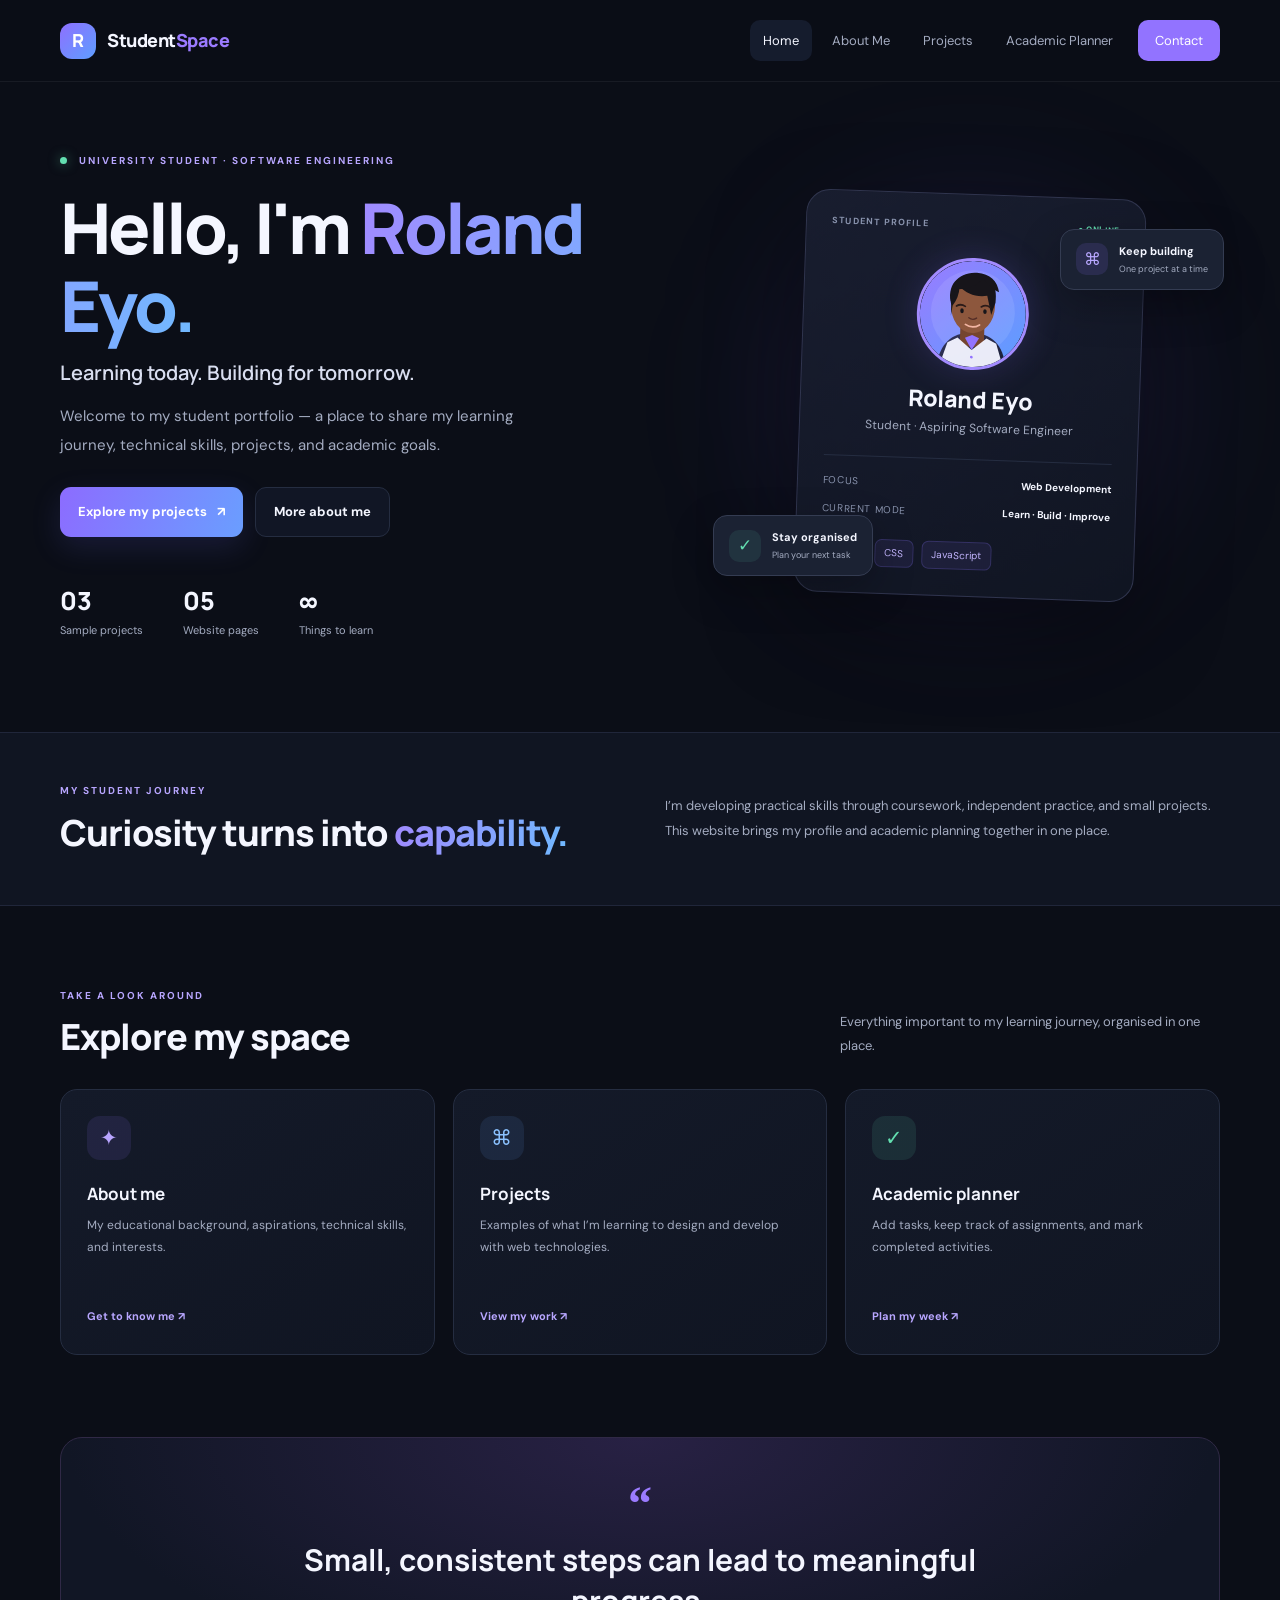
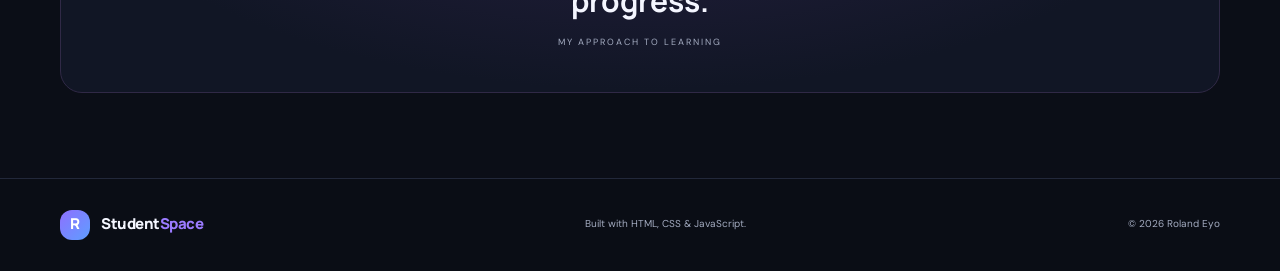
<file: index.html>
<!DOCTYPE html>
<html lang="en">
<head>
  <meta charset="UTF-8">
  <meta name="viewport" content="width=device-width, initial-scale=1.0">
  <meta name="description" content="Student portfolio and academic management website.">
  <title>Home | Student Portfolio</title>
  <link rel="stylesheet" href="style.css">
  <script src="main.js" defer></script>
</head>
<body>
  <header class="site-header">
    <a class="brand" href="index.html"><span class="brand-mark">R</span><span>Student<span class="brand-accent">Space</span></span></a>
    <button class="menu-toggle" aria-label="Open navigation" aria-expanded="false">☰</button>
    <nav class="main-nav" aria-label="Main navigation">
      <a class="active" href="index.html">Home</a><a href="about.html">About Me</a><a href="projects.html">Projects</a><a href="planner.html">Academic Planner</a><a class="nav-contact" href="contact.html">Contact</a>
    </nav>
  </header>
  <main>
    <section class="hero container">
      <div class="hero-copy">
        <p class="eyebrow"><span class="status-dot"></span> UNIVERSITY STUDENT · SOFTWARE ENGINEERING</p>
        <h1>Hello, I'm <span class="gradient-text">Roland Eyo.</span></h1>
        <h2>Learning today. Building for tomorrow.</h2>
        <p class="hero-description">Welcome to my student portfolio — a place to share my learning journey, technical skills, projects, and academic goals.</p>
        <div class="hero-actions"><a class="button button-primary" href="projects.html">Explore my projects <span aria-hidden="true">↗</span></a><a class="button button-secondary" href="about.html">More about me</a></div>
        <div class="hero-stats"><div><strong>03</strong><span>Sample projects</span></div><div><strong>05</strong><span>Website pages</span></div><div><strong>∞</strong><span>Things to learn</span></div></div>
      </div>
      <div class="hero-visual">
        <div class="visual-glow"></div>
        <div class="profile-card">
          <div class="profile-top"><span>STUDENT PROFILE</span><span class="online-pill">● ONLINE</span></div>
          <img class="profile-image" src="profile.svg" alt="Illustrated student profile avatar">
          <h3>Roland Eyo</h3><p class="profile-role">Student · Aspiring Software Engineer</p>
          <div class="profile-divider"></div>
          <div class="profile-info"><span>FOCUS</span><strong>Web Development</strong></div>
          <div class="profile-info"><span>CURRENT MODE</span><strong>Learn · Build · Improve</strong></div>
          <div class="skill-chips"><span>HTML</span><span>CSS</span><span>JavaScript</span></div>
        </div>
        <div class="floating-note note-one"><span class="note-icon">⌘</span><span><strong>Keep building</strong><small>One project at a time</small></span></div>
        <div class="floating-note note-two"><span class="note-icon note-green">✓</span><span><strong>Stay organised</strong><small>Plan your next task</small></span></div>
      </div>
    </section>
    <section class="intro-band"><div class="container intro-inner"><div><p class="eyebrow">MY STUDENT JOURNEY</p><h2>Curiosity turns into <span class="gradient-text">capability.</span></h2></div><p>I’m developing practical skills through coursework, independent practice, and small projects. This website brings my profile and academic planning together in one place.</p></div></section>
    <section class="container section-pad">
      <div class="section-heading"><div><p class="eyebrow">TAKE A LOOK AROUND</p><h2>Explore my space</h2></div><p>Everything important to my learning journey, organised in one place.</p></div>
      <div class="feature-grid">
        <a class="feature-card" href="about.html"><span class="feature-icon purple">✦</span><h3>About me</h3><p>My educational background, aspirations, technical skills, and interests.</p><span class="card-link">Get to know me ↗</span></a>
        <a class="feature-card" href="projects.html"><span class="feature-icon blue">⌘</span><h3>Projects</h3><p>Examples of what I’m learning to design and develop with web technologies.</p><span class="card-link">View my work ↗</span></a>
        <a class="feature-card" href="planner.html"><span class="feature-icon green">✓</span><h3>Academic planner</h3><p>Add tasks, keep track of assignments, and mark completed activities.</p><span class="card-link">Plan my week ↗</span></a>
      </div>
    </section>
    <section class="quote-section"><div class="container quote-box"><span class="quote-mark">“</span><blockquote>Small, consistent steps can lead to meaningful progress.</blockquote><p>MY APPROACH TO LEARNING</p></div></section>
  </main>
  <footer class="site-footer"><div class="container footer-inner"><a class="brand" href="index.html"><span class="brand-mark">R</span><span>Student<span class="brand-accent">Space</span></span></a><p>Built with HTML, CSS & JavaScript.</p><span>© <span data-year></span> Roland Eyo</span></div></footer>
</body>
</html>
</file>
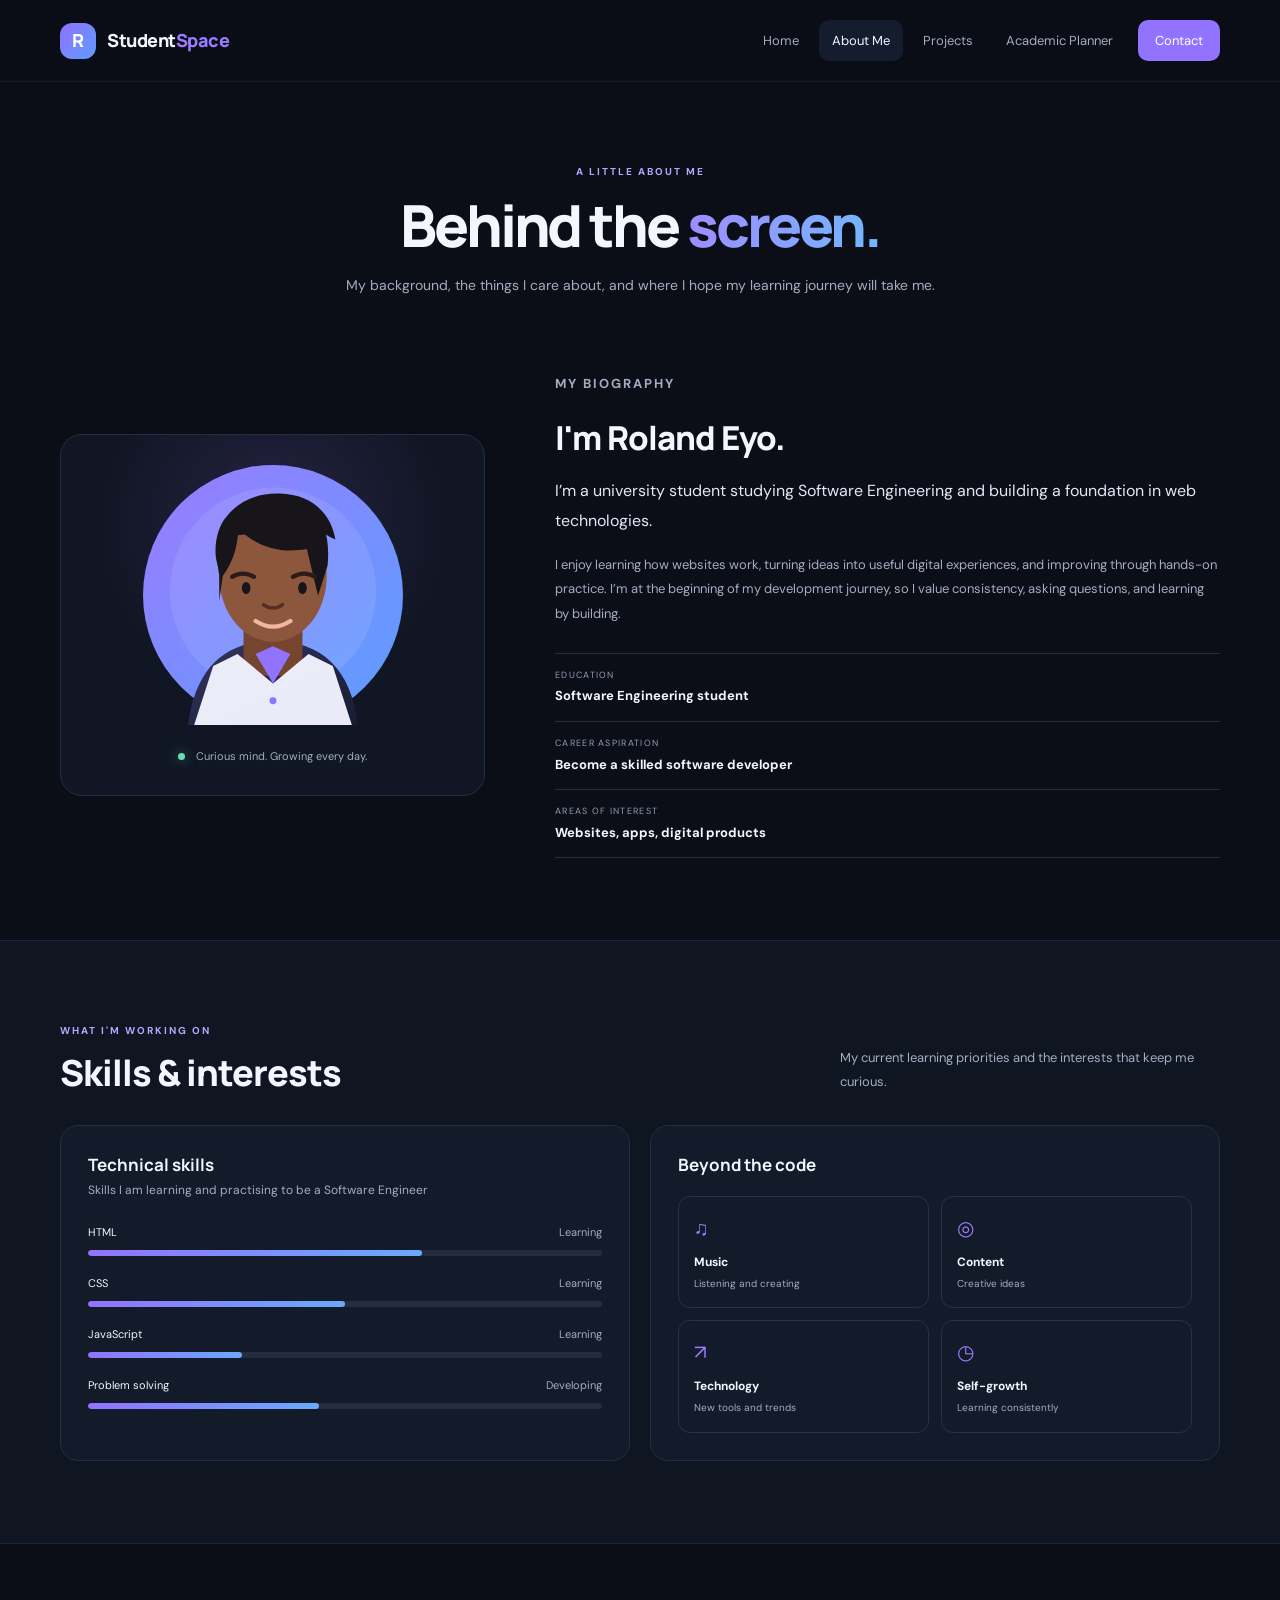
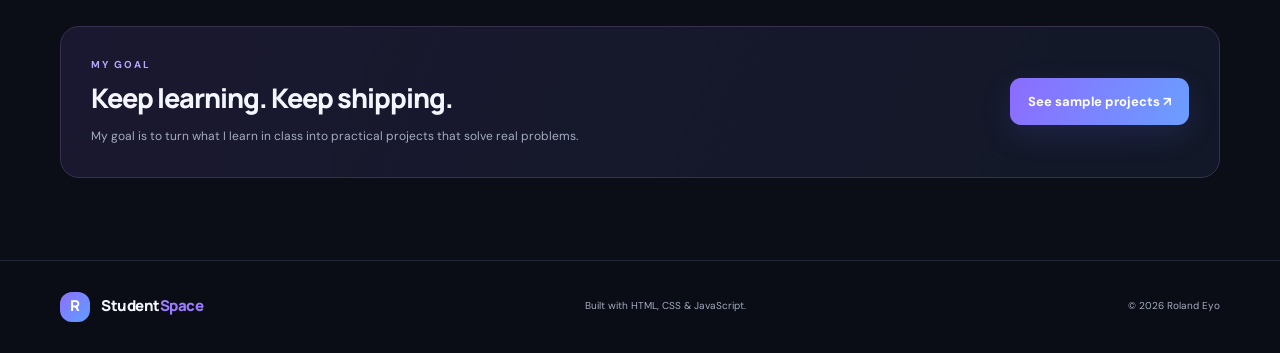
<file: about.html>
<!DOCTYPE html>
<html lang="en">
<head><meta charset="UTF-8"><meta name="viewport" content="width=device-width, initial-scale=1.0"><meta name="description" content="Learn about the student behind StudentSpace."><title>About Me | Student Portfolio</title><link rel="stylesheet" href="style.css"><script src="main.js" defer></script></head>
<body>
<header class="site-header"><a class="brand" href="index.html"><span class="brand-mark">R</span><span>Student<span class="brand-accent">Space</span></span></a><button class="menu-toggle" aria-label="Open navigation" aria-expanded="false">☰</button><nav class="main-nav" aria-label="Main navigation"><a href="index.html">Home</a><a class="active" href="about.html">About Me</a><a href="projects.html">Projects</a><a href="planner.html">Academic Planner</a><a class="nav-contact" href="contact.html">Contact</a></nav></header>
<main>
<section class="page-hero container"><p class="eyebrow">A LITTLE ABOUT ME</p><h1>Behind the <span class="gradient-text">screen.</span></h1><p>My background, the things I care about, and where I hope my learning journey will take me.</p></section>
<section class="container about-layout section-pad">
  <div class="about-portrait"><img src="profile.svg" alt="Illustrated profile avatar"><div class="portrait-caption"><span class="status-dot"></span> Curious mind. Growing every day.</div></div>
  <div class="about-content"><p class="eyebrow">MY BIOGRAPHY</p><h2>I'm Roland Eyo.</h2><p class="lead">I’m a university student studying Software Engineering and building a foundation in web technologies.</p><p>I enjoy learning how websites work, turning ideas into useful digital experiences, and improving through hands-on practice. I’m at the beginning of my development journey, so I value consistency, asking questions, and learning by building.</p>
    <div class="detail-list"><div><span>EDUCATION</span><strong>Software Engineering student</strong></div><div><span>CAREER ASPIRATION</span><strong>Become a skilled software developer</strong></div><div><span>AREAS OF INTEREST</span><strong>Websites, apps, digital products</strong></div></div>
  </div>
</section>
<section class="soft-section"><div class="container section-pad"><div class="section-heading"><div><p class="eyebrow">WHAT I'M WORKING ON</p><h2>Skills & interests</h2></div><p>My current learning priorities and the interests that keep me curious.</p></div>
<div class="skills-layout"><div class="skill-panel"><h3>Technical skills</h3><p class="muted">Skills I am learning and practising to be a Software Engineer</p><div class="skill-row"><div><span>HTML</span><span>Learning</span></div><div class="skill-track"><span style="width:65%"></span></div></div><div class="skill-row"><div><span>CSS</span><span>Learning</span></div><div class="skill-track"><span style="width:50%"></span></div></div><div class="skill-row"><div><span>JavaScript</span><span>Learning</span></div><div class="skill-track"><span style="width:30%"></span></div></div><div class="skill-row"><div><span>Problem solving</span><span>Developing</span></div><div class="skill-track"><span style="width:45%"></span></div></div></div>
<div class="interest-panel"><h3>Beyond the code</h3><div class="interest-grid"><div><span>♫</span><strong>Music</strong><small>Listening and creating</small></div><div><span>◎</span><strong>Content</strong><small>Creative ideas</small></div><div><span>↗</span><strong>Technology</strong><small>New tools and trends</small></div><div><span>◷</span><strong>Self-growth</strong><small>Learning consistently</small></div></div></div></div>
</div></section>
<section class="container section-pad"><div class="callout"><div><p class="eyebrow">MY GOAL</p><h2>Keep learning. Keep shipping.</h2><p>My goal is to turn what I learn in class into practical projects that solve real problems.</p></div><a class="button button-primary" href="projects.html">See sample projects ↗</a></div></section>
</main><footer class="site-footer"><div class="container footer-inner"><a class="brand" href="index.html"><span class="brand-mark">R</span><span>Student<span class="brand-accent">Space</span></span></a><p>Built with HTML, CSS & JavaScript.</p><span>© <span data-year></span> Roland Eyo</span></div></footer>
</body></html>
</file>
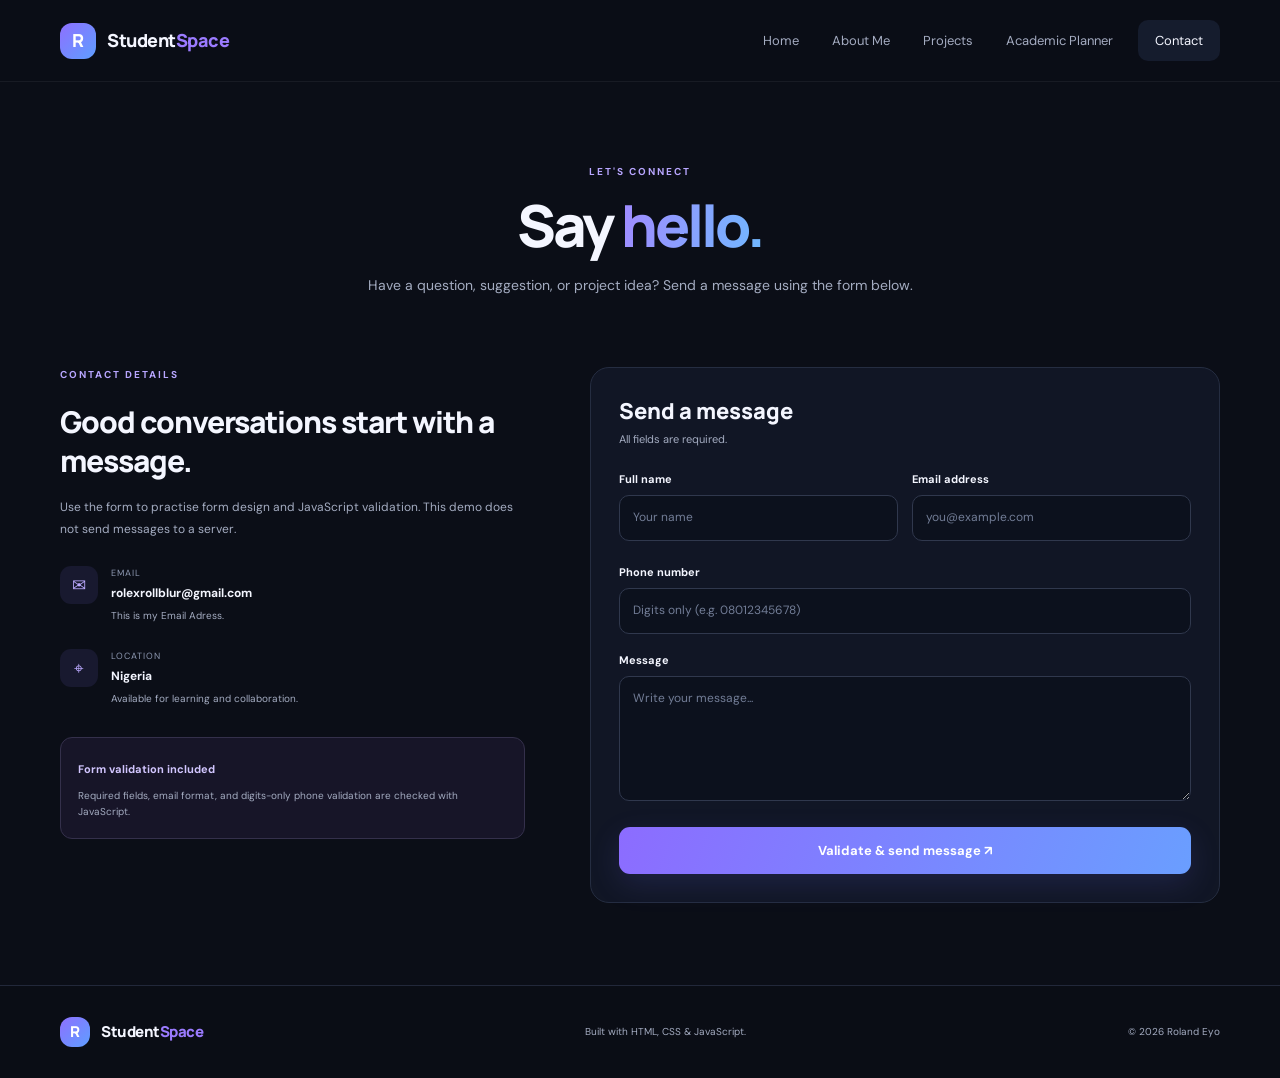
<file: contact.html>
<!DOCTYPE html>
<html lang="en">
<head><meta charset="UTF-8"><meta name="viewport" content="width=device-width, initial-scale=1.0"><meta name="description" content="Contact the student portfolio owner."><title>Contact | Student Portfolio</title><link rel="stylesheet" href="style.css"><script src="main.js" defer></script></head>
<body>
<header class="site-header"><a class="brand" href="index.html"><span class="brand-mark">R</span><span>Student<span class="brand-accent">Space</span></span></a><button class="menu-toggle" aria-label="Open navigation" aria-expanded="false">☰</button><nav class="main-nav" aria-label="Main navigation"><a href="index.html">Home</a><a href="about.html">About Me</a><a href="projects.html">Projects</a><a href="planner.html">Academic Planner</a><a class="nav-contact active" href="contact.html">Contact</a></nav></header>
<main><section class="page-hero container"><p class="eyebrow">LET'S CONNECT</p><h1>Say <span class="gradient-text">hello.</span></h1><p>Have a question, suggestion, or project idea? Send a message using the form below.</p></section>
<section class="container contact-layout section-pad"><div class="contact-copy"><p class="eyebrow">CONTACT DETAILS</p><h2>Good conversations start with a message.</h2><p class="muted">Use the form to practise form design and JavaScript validation. This demo does not send messages to a server.</p><div class="contact-detail"><span class="contact-icon">✉</span><div><small>EMAIL</small><strong>rolexrollblur@gmail.com</strong><p>This is my Email Adress.</p></div></div><div class="contact-detail"><span class="contact-icon">⌖</span><div><small>LOCATION</small><strong>Nigeria</strong><p>Available for learning and collaboration.</p></div></div><div class="contact-tip"><strong>Form validation included</strong><p>Required fields, email format, and digits-only phone validation are checked with JavaScript.</p></div></div>
<form class="contact-form" id="contact-form" novalidate><h2>Send a message</h2><p class="muted">All fields are required.</p>
<div class="field-row"><div class="form-field"><label for="full-name">Full name</label><input id="full-name" name="name" type="text" autocomplete="name" placeholder="Your name" required><small class="field-error" id="name-error"></small></div><div class="form-field"><label for="email">Email address</label><input id="email" name="email" type="email" autocomplete="email" placeholder="you@example.com" required><small class="field-error" id="email-error"></small></div></div>
<div class="form-field"><label for="phone">Phone number</label><input id="phone" name="phone" type="tel" inputmode="numeric" autocomplete="tel" placeholder="Digits only (e.g. 08012345678)" required><small class="field-error" id="phone-error"></small></div>
<div class="form-field"><label for="message">Message</label><textarea id="message" name="message" rows="5" maxlength="1000" placeholder="Write your message..." required></textarea><small class="field-error" id="message-error"></small></div>
<button class="button button-primary button-full" type="submit">Validate & send message ↗</button><p class="form-message" id="contact-feedback" role="status" aria-live="polite"></p></form></section></main>
<footer class="site-footer"><div class="container footer-inner"><a class="brand" href="index.html"><span class="brand-mark">R</span><span>Student<span class="brand-accent">Space</span></span></a><p>Built with HTML, CSS & JavaScript.</p><span>© <span data-year></span> Roland Eyo</span></div></footer>
</body></html>
</file>
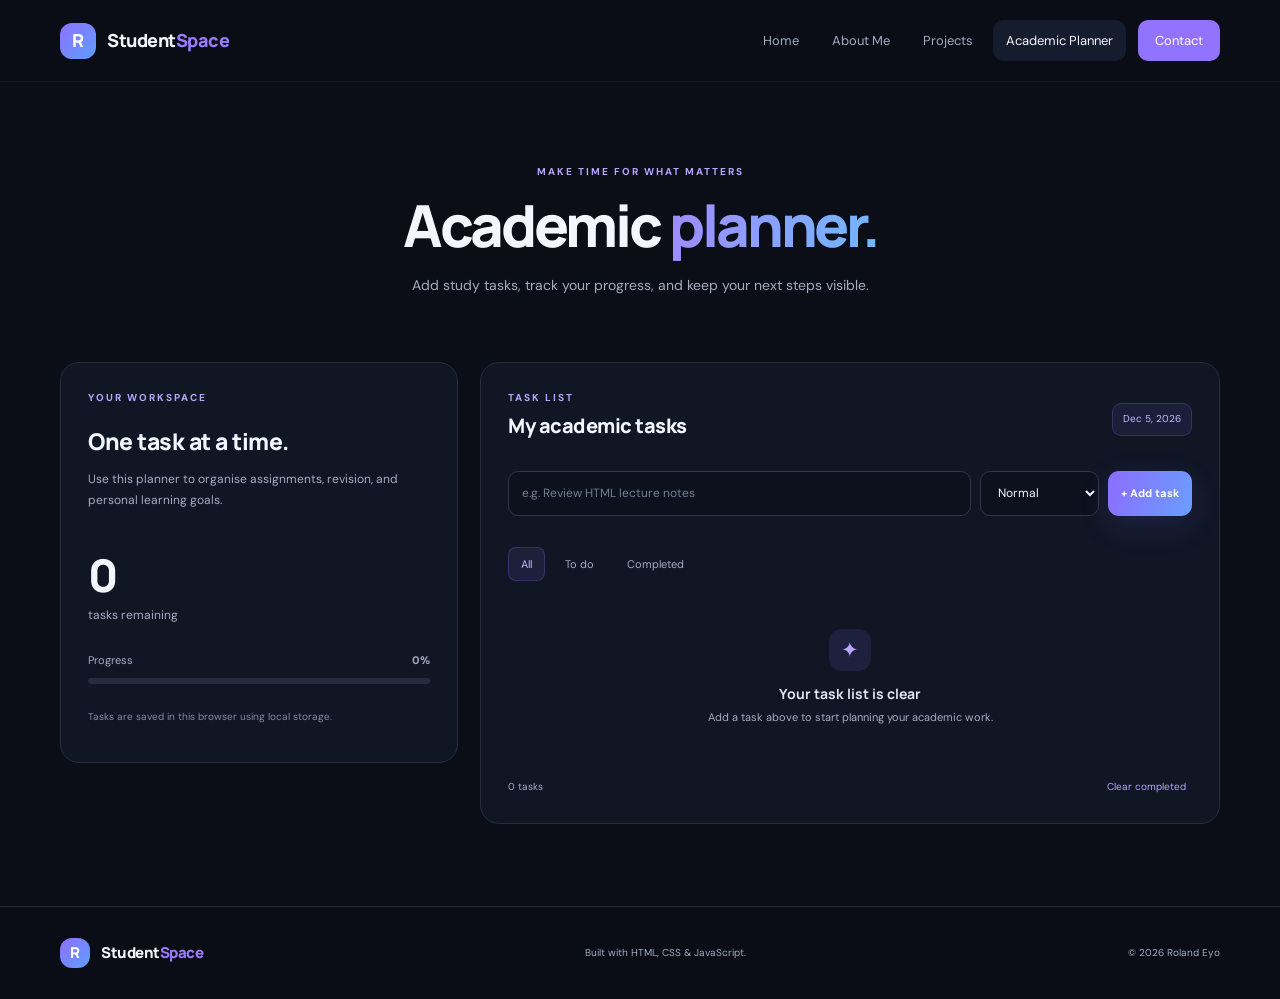
<file: planner.html>
<!DOCTYPE html>
<html lang="en">
<head><meta charset="UTF-8"><meta name="viewport" content="width=device-width, initial-scale=1.0"><meta name="description" content="Interactive academic task planner."><title>Academic Planner | Student Portfolio</title><link rel="stylesheet" href="style.css"><script src="main.js" defer></script></head>
<body>
<header class="site-header"><a class="brand" href="index.html"><span class="brand-mark">R</span><span>Student<span class="brand-accent">Space</span></span></a><button class="menu-toggle" aria-label="Open navigation" aria-expanded="false">☰</button><nav class="main-nav" aria-label="Main navigation"><a href="index.html">Home</a><a href="about.html">About Me</a><a href="projects.html">Projects</a><a class="active" href="planner.html">Academic Planner</a><a class="nav-contact" href="contact.html">Contact</a></nav></header>
<main><section class="page-hero container"><p class="eyebrow">MAKE TIME FOR WHAT MATTERS</p><h1>Academic <span class="gradient-text">planner.</span></h1><p>Add study tasks, track your progress, and keep your next steps visible.</p></section>
<section class="container planner-layout section-pad">
<div class="planner-summary"><p class="eyebrow">YOUR WORKSPACE</p><h2>One task at a time.</h2><p class="muted">Use this planner to organise assignments, revision, and personal learning goals.</p><div class="summary-number"><strong id="remaining-count">0</strong><span>tasks remaining</span></div><div class="summary-progress"><div><span>Progress</span><strong id="progress-label">0%</strong></div><div class="skill-track"><span id="progress-bar" style="width:0%"></span></div></div><p class="small-note">Tasks are saved in this browser using local storage.</p></div>
<div class="planner-main"><div class="planner-title"><div><p class="eyebrow">TASK LIST</p><h2>My academic tasks</h2></div><span class="date-chip" id="today-date"></span></div>
<form id="task-form" class="task-form" novalidate><label class="sr-only" for="task-input">Task description</label><input id="task-input" name="task" type="text" maxlength="120" placeholder="e.g. Review HTML lecture notes" required><label class="sr-only" for="task-priority">Task priority</label><select id="task-priority" name="priority"><option value="normal">Normal</option><option value="high">High priority</option></select><button class="button button-primary" type="submit">+ Add task</button><p class="form-message" id="task-message" aria-live="polite"></p></form>
<div class="task-filters" role="group" aria-label="Filter tasks"><button class="filter-button active" data-filter="all" type="button">All</button><button class="filter-button" data-filter="active" type="button">To do</button><button class="filter-button" data-filter="completed" type="button">Completed</button></div>
<ul class="task-list" id="task-list" aria-live="polite"></ul><div class="empty-state" id="empty-state"><span>✦</span><h3>Your task list is clear</h3><p>Add a task above to start planning your academic work.</p></div>
<div class="task-footer"><span id="task-count">0 tasks</span><button type="button" id="clear-completed" class="text-button">Clear completed</button></div>
</div></section></main>
<footer class="site-footer"><div class="container footer-inner"><a class="brand" href="index.html"><span class="brand-mark">R</span><span>Student<span class="brand-accent">Space</span></span></a><p>Built with HTML, CSS & JavaScript.</p><span>© <span data-year></span> Roland Eyo</span></div></footer>
</body></html>
</file>
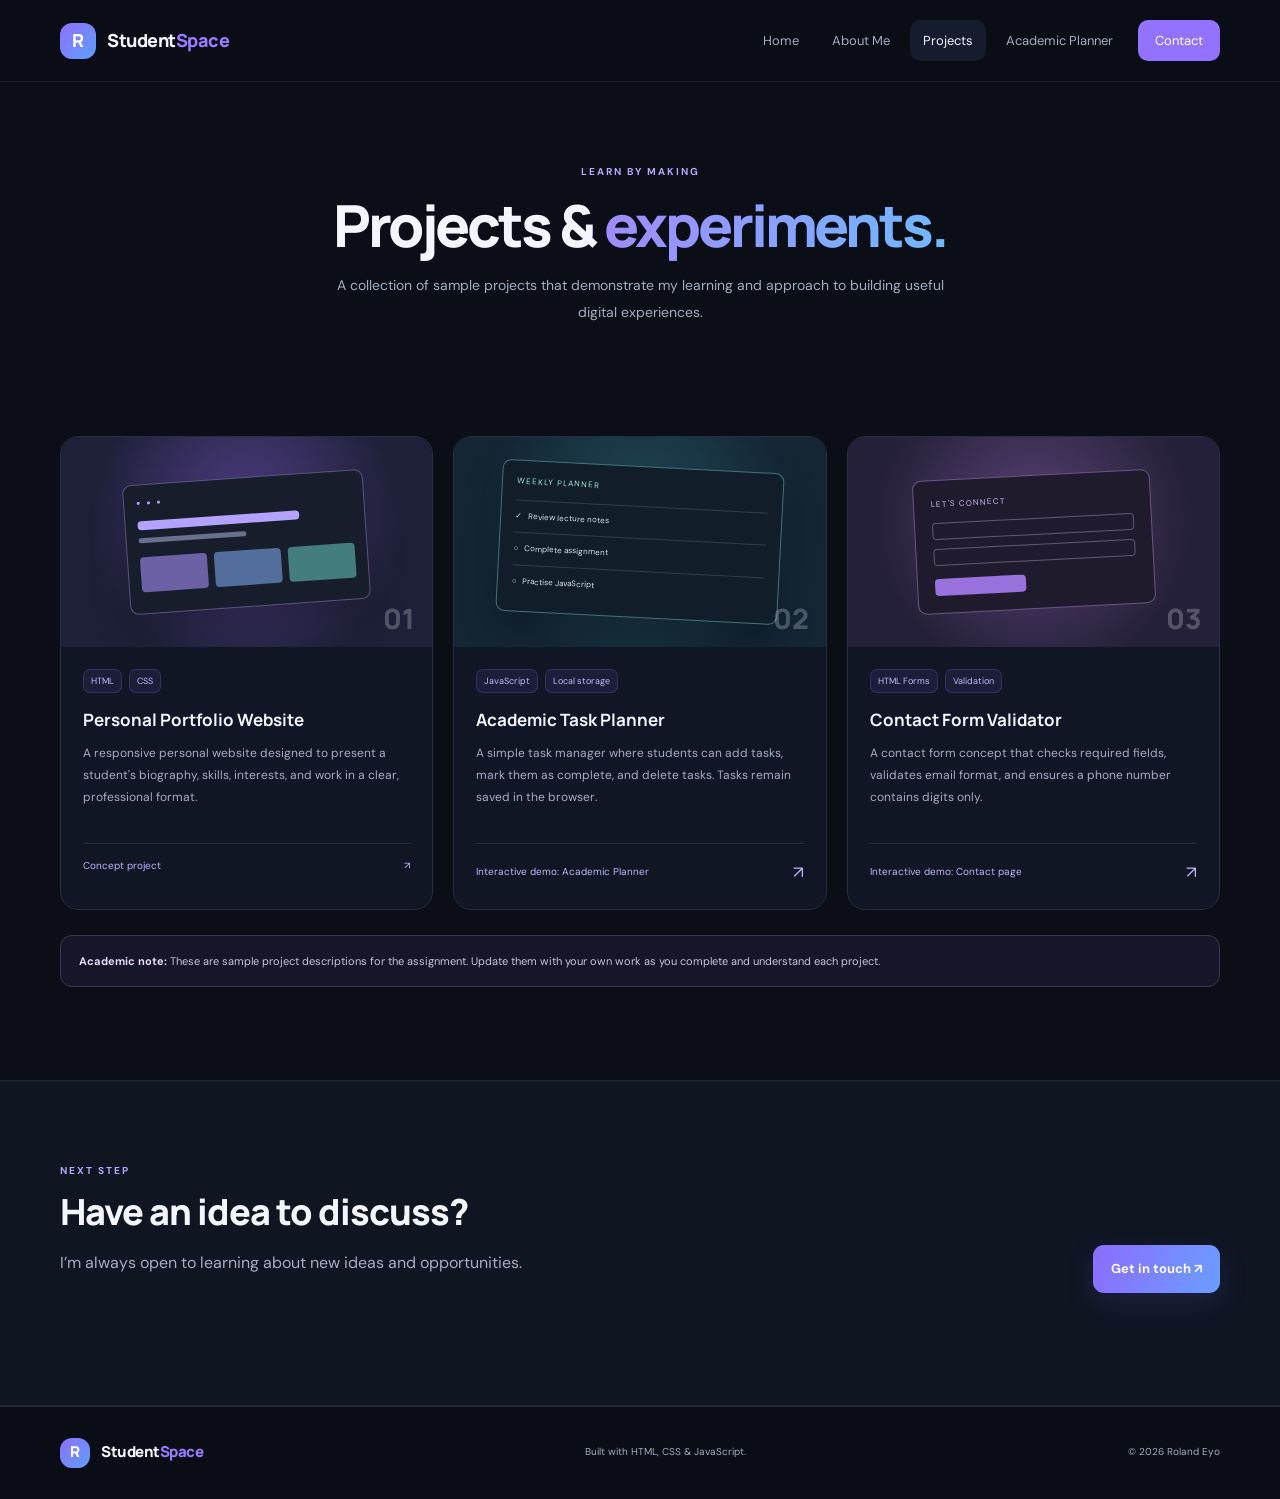
<file: projects.html>
<!DOCTYPE html>
<html lang="en">
<head><meta charset="UTF-8"><meta name="viewport" content="width=device-width, initial-scale=1.0"><meta name="description" content="Sample web development projects."><title>Projects | Student Portfolio</title><link rel="stylesheet" href="style.css"><script src="main.js" defer></script></head>
<body>
<header class="site-header"><a class="brand" href="index.html"><span class="brand-mark">R</span><span>Student<span class="brand-accent">Space</span></span></a><button class="menu-toggle" aria-label="Open navigation" aria-expanded="false">☰</button><nav class="main-nav" aria-label="Main navigation"><a href="index.html">Home</a><a href="about.html">About Me</a><a class="active" href="projects.html">Projects</a><a href="planner.html">Academic Planner</a><a class="nav-contact" href="contact.html">Contact</a></nav></header>
<main><section class="page-hero container"><p class="eyebrow">LEARN BY MAKING</p><h1>Projects & <span class="gradient-text">experiments.</span></h1><p>A collection of sample projects that demonstrate my learning and approach to building useful digital experiences.</p></section>
<section class="container section-pad"><div class="project-grid">
<article class="project-card"><div class="project-art art-one"><div class="mock-browser"><div class="mock-dots">● ● ●</div><div class="mock-line long"></div><div class="mock-line"></div><div class="mock-blocks"><span></span><span></span><span></span></div></div><span class="project-number">01</span></div><div class="project-body"><div class="project-tags"><span>HTML</span><span>CSS</span></div><h2>Personal Portfolio Website</h2><p>A responsive personal website designed to present a student's biography, skills, interests, and work in a clear, professional format.</p><div class="project-meta"><span>Concept project</span><span>↗</span></div></div></article>
<article class="project-card"><div class="project-art art-two"><div class="planner-preview"><span>WEEKLY PLANNER</span><div>✓ &nbsp; Review lecture notes</div><div>○ &nbsp; Complete assignment</div><div>○ &nbsp; Practise JavaScript</div></div><span class="project-number">02</span></div><div class="project-body"><div class="project-tags"><span>JavaScript</span><span>Local storage</span></div><h2>Academic Task Planner</h2><p>A simple task manager where students can add tasks, mark them as complete, and delete tasks. Tasks remain saved in the browser.</p><div class="project-meta"><span>Interactive demo: Academic Planner</span><a href="planner.html" aria-label="Open academic planner">↗</a></div></div></article>
<article class="project-card"><div class="project-art art-three"><div class="contact-preview"><span>LET'S CONNECT</span><div class="fake-input"></div><div class="fake-input"></div><div class="fake-button"></div></div><span class="project-number">03</span></div><div class="project-body"><div class="project-tags"><span>HTML Forms</span><span>Validation</span></div><h2>Contact Form Validator</h2><p>A contact form concept that checks required fields, validates email format, and ensures a phone number contains digits only.</p><div class="project-meta"><span>Interactive demo: Contact page</span><a href="contact.html" aria-label="Open contact form">↗</a></div></div></article>
</div><p class="notice"><strong>Academic note:</strong> These are sample project descriptions for the assignment. Update them with your own work as you complete and understand each project.</p></section>
<section class="soft-section"><div class="container section-pad section-heading"><div><p class="eyebrow">NEXT STEP</p><h2>Have an idea to discuss?</h2><p class="muted">I’m always open to learning about new ideas and opportunities.</p></div><a class="button button-primary" href="contact.html">Get in touch ↗</a></div></section>
</main><footer class="site-footer"><div class="container footer-inner"><a class="brand" href="index.html"><span class="brand-mark">R</span><span>Student<span class="brand-accent">Space</span></span></a><p>Built with HTML, CSS & JavaScript.</p><span>© <span data-year></span> Roland Eyo</span></div></footer>
</body></html>
</file>
<file: style.css>
@import url('https://fonts.googleapis.com/css2?family=DM+Sans:wght@400;500;600;700&family=Manrope:wght@400;500;600;700;800&display=swap');
:root{--bg:#0b0e17;--surface:#111625;--surface2:#151c2d;--line:#252d41;--text:#f4f6ff;--muted:#a4acc1;--purple:#9b7bff;--blue:#65a8ff;--green:#63dfb0;--radius:20px;--max:1160px}
*{box-sizing:border-box}html{scroll-behavior:smooth}body{margin:0;background:var(--bg);color:var(--text);font-family:'DM Sans',Arial,sans-serif;line-height:1.65}a{color:inherit;text-decoration:none}button,input,select,textarea{font:inherit}button,a,input,select,textarea{-webkit-tap-highlight-color:transparent}button:focus-visible,a:focus-visible,input:focus-visible,select:focus-visible,textarea:focus-visible{outline:2px solid var(--blue);outline-offset:3px}.container{width:min(var(--max),calc(100% - 48px));margin-inline:auto}.site-header{height:82px;padding:0 max(24px,calc((100% - var(--max))/2));display:flex;align-items:center;justify-content:space-between;border-bottom:1px solid rgba(255,255,255,.06);background:rgba(11,14,23,.92);position:sticky;top:0;z-index:20;backdrop-filter:blur(18px)}.brand{display:inline-flex;align-items:center;gap:11px;font-family:Manrope,sans-serif;font-weight:800;letter-spacing:-.5px;font-size:18px;white-space:nowrap}.brand-mark{display:grid;place-items:center;width:36px;height:36px;border-radius:12px;background:linear-gradient(135deg,#8e70ff,#5e9eff);color:#fff;font-size:18px}.brand-accent{color:var(--purple)}.main-nav{display:flex;align-items:center;gap:7px}.main-nav a{font-size:13px;color:var(--muted);padding:10px 13px;border-radius:10px;transition:.2s}.main-nav a:hover,.main-nav a.active{color:var(--text);background:var(--surface2)}.main-nav .nav-contact{background:#9273ff;color:white;padding-inline:17px;margin-left:5px}.menu-toggle{display:none;background:var(--surface2);color:white;border:1px solid var(--line);border-radius:10px;padding:7px 12px;font-size:20px}.hero{min-height:650px;display:grid;grid-template-columns:1.1fr .9fr;align-items:center;gap:50px;padding-top:58px;padding-bottom:80px}.eyebrow{font-size:10px;letter-spacing:2px;font-weight:700;color:#b8a6ff;margin:0 0 18px}.status-dot{display:inline-block;width:7px;height:7px;border-radius:50%;background:var(--green);margin-right:8px;box-shadow:0 0 12px #63dfb088}.hero h1,.page-hero h1{font:800 clamp(42px,5.5vw,70px)/1.12 Manrope,sans-serif;letter-spacing:-3px;margin:0 0 15px}.gradient-text{background:linear-gradient(100deg,#a18aff,#70b9ff);-webkit-background-clip:text;background-clip:text;color:transparent}.hero h2{font:600 20px Manrope,sans-serif;margin:0 0 16px;color:#d9def0}.hero-description,.page-hero>p:last-child{max-width:510px;color:var(--muted);font-size:15px;line-height:1.9}.hero-actions{display:flex;flex-wrap:wrap;gap:12px;margin-top:28px}.button{border:0;border-radius:11px;display:inline-flex;align-items:center;justify-content:center;gap:10px;padding:13px 18px;font-weight:700;font-size:13px;cursor:pointer;transition:transform .2s,filter .2s}.button:hover{transform:translateY(-2px);filter:brightness(1.08)}.button-primary{background:linear-gradient(110deg,#8c6cff,#6a9eff);color:#fff;box-shadow:0 10px 30px #6d6bff25}.button-secondary{border:1px solid var(--line);background:#111625;color:var(--text)}.hero-stats{display:flex;gap:40px;margin-top:46px}.hero-stats div{display:flex;flex-direction:column}.hero-stats strong{font:800 25px Manrope,sans-serif}.hero-stats span{font-size:11px;color:var(--muted);margin-top:3px}.hero-visual{position:relative;display:grid;place-items:center;min-height:480px}.visual-glow{position:absolute;width:340px;height:340px;background:#7658ff2a;filter:blur(80px);border-radius:50%}.profile-card{position:relative;z-index:1;width:min(100%,340px);padding:23px 25px 26px;border:1px solid #30354e;border-radius:24px;background:linear-gradient(150deg,#191e30ee,#101522f5);box-shadow:0 30px 90px #0006;transform:rotate(2deg)}.profile-top{display:flex;align-items:center;justify-content:space-between;color:#8993ad;font-size:9px;letter-spacing:1.2px;font-weight:700}.online-pill{font-size:8px;color:var(--green);letter-spacing:.6px}.profile-image{display:block;width:112px;height:112px;margin:25px auto 13px;border-radius:50%;border:3px solid #a38bff;box-shadow:0 0 35px #8b72ff30}.profile-card h3{text-align:center;font:800 23px Manrope,sans-serif;margin:0}.profile-role{text-align:center;color:var(--muted);font-size:12px;margin:4px 0 20px}.profile-divider{height:1px;background:var(--line);margin-bottom:17px}.profile-info{display:flex;justify-content:space-between;gap:10px;margin:12px 0;font-size:10px}.profile-info span{color:#8993ad;letter-spacing:.6px}.profile-info strong{font-size:10px}.skill-chips{display:flex;gap:8px;margin-top:20px}.skill-chips span,.project-tags span{font-size:10px;color:#c4b6ff;background:#8b73ff18;border:1px solid #8b73ff36;border-radius:7px;padding:5px 9px}.floating-note{position:absolute;z-index:2;display:flex;align-items:center;gap:11px;padding:12px 15px;background:#1b2233;border:1px solid #343c52;border-radius:14px;box-shadow:0 15px 40px #0004}.note-one{top:73px;right:-4px}.note-two{bottom:60px;left:-8px}.note-icon{display:grid;place-items:center;width:32px;height:32px;border-radius:10px;background:#8b73ff22;color:#b9a8ff;font-size:17px}.note-green{color:var(--green);background:#63dfb018}.floating-note strong,.floating-note small{display:block}.floating-note strong{font-size:11px}.floating-note small{font-size:9px;color:var(--muted);margin-top:2px}.intro-band{background:#101522;border-top:1px solid #20263a;border-bottom:1px solid #20263a}.intro-inner{display:grid;grid-template-columns:1fr 1fr;align-items:center;gap:50px;padding-block:50px}.intro-inner h2,.section-heading h2,.callout h2{font:800 clamp(25px,3vw,36px)/1.25 Manrope,sans-serif;letter-spacing:-1px;margin:0}.intro-inner .eyebrow,.section-heading .eyebrow{margin-bottom:10px}.intro-inner>p,.section-heading>p{font-size:13px;line-height:1.9;color:var(--muted);margin:0}.section-pad{padding-block:82px}.section-heading{display:flex;justify-content:space-between;align-items:end;gap:30px;margin-bottom:30px}.section-heading>p{max-width:380px}.feature-grid{display:grid;grid-template-columns:repeat(3,1fr);gap:18px}.feature-card{display:block;padding:26px;border:1px solid var(--line);border-radius:17px;background:linear-gradient(145deg,#141a29,#101522);transition:.25s}.feature-card:hover,.project-card:hover{transform:translateY(-5px);border-color:#514477}.feature-icon{display:grid;place-items:center;width:44px;height:44px;border-radius:13px;font-size:21px;margin-bottom:22px}.purple{color:#b9a5ff;background:#9273ff1c}.blue{color:#8bc2ff;background:#65a8ff1b}.green{color:var(--green);background:#63dfb01b}.feature-card h3{font:700 17px Manrope,sans-serif;margin:0 0 10px}.feature-card p{font-size:12px;color:var(--muted);line-height:1.8;min-height:65px;margin:0 0 22px}.card-link{font-size:11px;font-weight:700;color:#b8a6ff}.quote-section{padding:0 24px 85px}.quote-box{padding:42px;text-align:center;background:radial-gradient(ellipse at top,#282144,#111625 70%);border:1px solid #302946;border-radius:22px}.quote-mark{font:700 48px Georgia;color:var(--purple);line-height:1}.quote-box blockquote{font:700 clamp(20px,3vw,30px) Manrope,sans-serif;margin:10px auto 14px;max-width:700px}.quote-box p{font-size:9px;letter-spacing:2px;color:var(--muted);margin:0}.site-footer{border-top:1px solid #22283a;background:#0a0d15}.footer-inner{min-height:92px;display:flex;align-items:center;justify-content:space-between;gap:20px}.footer-inner .brand{font-size:15px}.footer-inner .brand-mark{width:30px;height:30px;font-size:15px}.footer-inner p,.footer-inner>span{font-size:10px;color:var(--muted);margin:0}.page-hero{text-align:center;padding-top:82px;padding-bottom:28px}.page-hero .eyebrow{margin-bottom:12px}.page-hero h1{font-size:clamp(39px,5vw,58px);margin-bottom:15px}.page-hero>p:last-child{margin:0 auto;max-width:620px;font-size:14px}.about-layout{display:grid;grid-template-columns:.78fr 1.22fr;gap:70px;align-items:center;padding-top:45px}.about-portrait{padding:30px;border:1px solid var(--line);border-radius:22px;background:radial-gradient(circle at 50% 25%,#4d3c7d55,transparent 50%),#111625;text-align:center}.about-portrait img{width:min(100%,260px);display:block;margin:auto}.portrait-caption{font-size:11px;color:var(--muted);padding-top:22px}.about-content h2,.contact-copy h2{font:800 33px Manrope,sans-serif;letter-spacing:-1px;margin:0 0 16px}.about-content p{font-size:13px;color:var(--muted);line-height:1.9}.about-content .lead{font-size:16px;color:#e3e7f6}.detail-list{margin-top:26px;border-top:1px solid var(--line)}.detail-list div{padding:14px 0;border-bottom:1px solid var(--line);display:flex;flex-direction:column;gap:3px}.detail-list span{font-size:9px;letter-spacing:1.3px;color:#929cb3}.detail-list strong{font-size:13px}.soft-section{background:#101522;border-block:1px solid #20263a}.skills-layout{display:grid;grid-template-columns:1fr 1fr;gap:20px}.skill-panel,.interest-panel{padding:27px;border:1px solid var(--line);border-radius:18px;background:#131a29}.skill-panel h3,.interest-panel h3{font:700 17px Manrope,sans-serif;margin:0}.muted{color:var(--muted)}.skill-panel>.muted{font-size:12px;margin:5px 0 22px}.skill-row{margin:18px 0}.skill-row>div:first-child,.summary-progress>div:first-child{display:flex;justify-content:space-between;font-size:11px;margin-bottom:9px}.skill-row>div:first-child span:last-child{color:var(--muted)}.skill-track{height:6px;background:#252c3e;border-radius:9px;overflow:hidden}.skill-track>span{display:block;height:100%;border-radius:9px;background:linear-gradient(90deg,#9273ff,#69a9ff)}.interest-grid{display:grid;grid-template-columns:1fr 1fr;gap:12px;margin-top:20px}.interest-grid>div{padding:15px;border:1px solid #293146;border-radius:12px;display:grid;gap:3px}.interest-grid>div>span{font-size:20px;color:var(--purple);margin-bottom:5px}.interest-grid strong{font-size:12px}.interest-grid small{font-size:10px;color:var(--muted)}.callout{padding:30px;border:1px solid #37304f;border-radius:19px;background:linear-gradient(110deg,#1a1830,#121827);display:flex;align-items:center;justify-content:space-between;gap:30px}.callout .eyebrow{margin-bottom:8px}.callout h2{font-size:27px}.callout p:last-child{font-size:12px;color:var(--muted);margin-bottom:0}.project-grid{display:grid;grid-template-columns:repeat(3,1fr);gap:20px}.project-card{border:1px solid var(--line);border-radius:18px;overflow:hidden;background:#111625;transition:.25s}.project-art{height:210px;position:relative;display:grid;place-items:center;overflow:hidden}.art-one{background:radial-gradient(circle at 50% 40%,#56418c,#1d2038 70%)}.art-two{background:radial-gradient(circle at 50% 40%,#214f5c,#142534 70%)}.art-three{background:radial-gradient(circle at 50% 40%,#584174,#252039 70%)}.mock-browser{width:65%;height:130px;background:#171d2b;border:1px solid #5a537d;border-radius:9px;padding:12px;transform:rotate(-4deg);box-shadow:0 15px 35px #0004}.mock-dots{font-size:7px;color:#b5a5ff;letter-spacing:2px;margin-bottom:12px}.mock-line{height:5px;width:50%;background:#68708b;border-radius:4px;margin:8px 0}.mock-line.long{width:75%;height:9px;background:#b3a2ff}.mock-blocks{display:flex;gap:7px;margin-top:14px}.mock-blocks span{height:35px;flex:1;border-radius:4px;background:#6b61a4}.mock-blocks span:nth-child(2){background:#526e9c}.mock-blocks span:nth-child(3){background:#437d7d}.project-number{position:absolute;right:17px;bottom:10px;font:800 28px Manrope,sans-serif;color:#ffffff3c}.planner-preview{width:76%;padding:14px;background:#111d28;border:1px solid #44707a;border-radius:9px;transform:rotate(3deg);box-shadow:0 15px 35px #0004}.planner-preview>span,.contact-preview>span{font-size:8px;letter-spacing:1px;color:#9de9d4;display:block;margin-bottom:12px}.planner-preview div{font-size:8px;color:#d5e5ec;border-top:1px solid #29404c;padding:9px 0}.contact-preview{width:64%;padding:17px;background:#201b2c;border:1px solid #6b557f;border-radius:9px;transform:rotate(-3deg)}.contact-preview>span{color:#d5b8ff}.fake-input{height:17px;border:1px solid #655576;border-radius:4px;margin:9px 0}.fake-button{width:45%;height:17px;border-radius:4px;background:#9872dc;margin-top:13px}.project-body{padding:22px}.project-tags{display:flex;gap:7px}.project-tags span{font-size:9px;padding:4px 7px}.project-body h2{font:700 17px Manrope,sans-serif;margin:15px 0 8px}.project-body p{font-size:12px;color:var(--muted);line-height:1.8;min-height:88px}.project-meta{display:flex;align-items:center;justify-content:space-between;padding-top:14px;border-top:1px solid var(--line);font-size:10px;color:#c0b3ff}.project-meta a{font-size:17px}.notice{padding:16px 18px;border:1px solid #3b3652;background:#171528;border-radius:12px;font-size:11px;color:#c5c8d8;margin-top:25px}.notice strong{color:#e7dcff}.section-heading .button{flex-shrink:0}.planner-layout{display:grid;grid-template-columns:.7fr 1.3fr;gap:22px;align-items:start;padding-top:35px}.planner-summary,.planner-main{border:1px solid var(--line);border-radius:19px;background:#111625;padding:27px}.planner-summary h2,.planner-title h2{font:800 23px Manrope,sans-serif;letter-spacing:-.5px;margin:0 0 10px}.planner-summary>p.muted{font-size:12px;line-height:1.8}.summary-number{display:flex;flex-direction:column;margin:32px 0 25px}.summary-number strong{font:800 45px Manrope,sans-serif}.summary-number span{font-size:12px;color:var(--muted)}.summary-progress>div:first-child{color:var(--muted)}.small-note{font-size:10px;color:#818ba4;margin-top:25px}.planner-title{display:flex;justify-content:space-between;align-items:center;gap:15px}.planner-title .eyebrow{margin-bottom:5px}.planner-title h2{font-size:20px}.date-chip{font-size:10px;color:#c7baff;background:#8b73ff18;border:1px solid #8b73ff35;padding:7px 10px;border-radius:9px;white-space:nowrap}.task-form{display:grid;grid-template-columns:1fr auto auto;gap:9px;margin-top:22px}.task-form input,.task-form select,.form-field input,.form-field textarea{width:100%;border:1px solid #30384d;background:#0c111d;border-radius:10px;color:var(--text);padding:12px 13px;font-size:12px}.task-form input::placeholder,.form-field input::placeholder,.form-field textarea::placeholder{color:#727d96}.task-form select{max-width:125px}.task-form .button{padding:10px 13px;font-size:11px}.form-message{grid-column:1/-1;font-size:11px;margin:0;color:var(--green);min-height:0}.task-filters{display:flex;gap:7px;margin:22px 0 13px}.filter-button{padding:7px 12px;border-radius:8px;border:1px solid transparent;background:transparent;color:var(--muted);font-size:11px;cursor:pointer}.filter-button.active{background:#8b73ff1a;color:#c6b8ff;border-color:#8b73ff3b}.task-list{list-style:none;margin:0;padding:0}.task-item{display:flex;align-items:center;gap:12px;padding:14px 0;border-bottom:1px solid #252c3e}.task-check{appearance:none;width:18px;height:18px;flex-shrink:0;border:1px solid #505b74;border-radius:6px;cursor:pointer;display:grid;place-items:center}.task-check:checked{background:#8d72ff;border-color:#8d72ff}.task-check:checked:after{content:'✓';font-size:12px;color:white}.task-description{font-size:12px;flex:1;overflow-wrap:anywhere}.task-item.completed .task-description{text-decoration:line-through;color:#77819a}.priority-badge{font-size:8px;padding:4px 6px;border-radius:5px;color:#a7b5cc;background:#242d40}.priority-badge.high{color:#ffb9b9;background:#6b2e382e}.delete-task{border:0;background:transparent;color:#929cb3;cursor:pointer;font-size:17px;padding:4px 6px}.delete-task:hover{color:#ff8d9b}.empty-state{text-align:center;padding:35px 10px;color:var(--muted)}.empty-state>span{display:inline-grid;place-items:center;width:42px;height:42px;border-radius:13px;background:#8b73ff1c;color:#b8a6ff;font-size:21px}.empty-state h3{font:700 14px Manrope,sans-serif;color:#e3e6f2;margin:13px 0 5px}.empty-state p{font-size:11px;margin:0}.task-footer{display:flex;justify-content:space-between;align-items:center;padding-top:16px;color:var(--muted);font-size:10px}.text-button{border:0;background:transparent;color:#b7a5ff;font-size:10px;cursor:pointer}.contact-layout{display:grid;grid-template-columns:.85fr 1.15fr;gap:65px;align-items:start;padding-top:40px}.contact-copy h2{font-size:30px;line-height:1.3}.contact-copy>p.muted{font-size:12px;line-height:1.9}.contact-detail{display:flex;gap:13px;align-items:flex-start;margin-top:25px}.contact-icon{width:38px;height:38px;display:grid;place-items:center;border-radius:11px;background:#8b73ff1a;color:#bcaaff;font-size:17px;flex-shrink:0}.contact-detail small{display:block;color:#8e99b2;font-size:9px;letter-spacing:1px}.contact-detail strong{display:block;font-size:12px;margin-top:3px}.contact-detail p{font-size:10px;color:var(--muted);margin:4px 0 0}.contact-tip{padding:17px;border:1px solid #34304b;border-radius:12px;background:#171528;margin-top:30px}.contact-tip strong{font-size:11px;color:#d2c6ff}.contact-tip p{font-size:10px;color:var(--muted);margin:6px 0 0}.contact-form{padding:28px;border:1px solid var(--line);border-radius:19px;background:#111625}.contact-form h2{font:800 22px Manrope,sans-serif;margin:0 0 4px}.contact-form>.muted{font-size:11px;margin:0 0 22px}.field-row{display:grid;grid-template-columns:1fr 1fr;gap:14px}.form-field{margin-bottom:17px}.form-field label{display:block;font-size:11px;font-weight:700;margin-bottom:7px}.form-field input,.form-field textarea{font-size:12px}.form-field textarea{resize:vertical;min-height:125px}.form-field input.invalid,.form-field textarea.invalid{border-color:#ff7d91}.field-error{display:block;min-height:0;color:#ff9ba9;font-size:10px;margin-top:5px}.button-full{width:100%}.contact-feedback-success{color:var(--green)}.contact-feedback-error{color:#ff9ba9}.sr-only{position:absolute;width:1px;height:1px;padding:0;margin:-1px;overflow:hidden;clip:rect(0,0,0,0);white-space:nowrap;border:0}
@media(max-width:900px){.hero{gap:20px;grid-template-columns:1fr 1fr}.hero h1{font-size:51px}.hero-stats{gap:23px}.main-nav{gap:0}.main-nav a{padding:9px}.about-layout{gap:35px}.project-grid{gap:13px}.project-body{padding:17px}.contact-layout{gap:30px}.planner-layout{grid-template-columns:.6fr 1.4fr}}
@media(max-width:700px){.container{width:min(100% - 34px,var(--max))}.site-header{height:70px;padding-inline:17px}.menu-toggle{display:block}.main-nav{display:none;position:absolute;top:69px;left:0;right:0;padding:14px 17px 18px;background:#101522;border-bottom:1px solid var(--line);flex-direction:column;align-items:stretch}.main-nav.open{display:flex}.main-nav a{padding:12px}.main-nav .nav-contact{margin:4px 0 0;text-align:center}.hero{grid-template-columns:1fr;padding-top:62px;padding-bottom:55px;gap:10px}.hero h1{font-size:clamp(43px,11vw,61px);letter-spacing:-2.5px}.hero h2{font-size:17px}.hero-description{font-size:13px}.hero-visual{min-height:420px;margin-top:10px}.profile-card{max-width:315px}.note-one{right:0;top:48px}.note-two{left:0;bottom:40px}.hero-stats{gap:28px;margin-top:35px}.hero-stats strong{font-size:22px}.intro-inner{grid-template-columns:1fr;gap:17px;padding-block:38px}.section-pad{padding-block:58px}.section-heading{display:block}.section-heading>p{margin-top:12px}.feature-grid,.project-grid{grid-template-columns:1fr}.feature-card p{min-height:0}.feature-card{padding:22px}.quote-section{padding:0 17px 58px}.quote-box{padding:30px 18px}.footer-inner{padding-block:22px;flex-wrap:wrap;justify-content:center;text-align:center;gap:10px 18px}.footer-inner .brand{width:100%;justify-content:center}.page-hero{padding-top:60px;padding-bottom:18px}.page-hero h1{letter-spacing:-2px}.about-layout{grid-template-columns:1fr;gap:30px;padding-top:35px}.about-portrait{max-width:400px;margin:auto;width:100%}.about-portrait img{max-width:220px}.skills-layout{grid-template-columns:1fr}.callout{align-items:flex-start;flex-direction:column;padding:24px}.callout h2{font-size:24px}.project-art{height:220px}.project-body p{min-height:0}.planner-layout{grid-template-columns:1fr;padding-top:30px}.planner-summary{padding:22px}.summary-number{margin:20px 0}.planner-main{padding:18px}.task-form{grid-template-columns:1fr auto}.task-form select{grid-column:1/-1;grid-row:2;max-width:none}.task-form .button{grid-column:2;grid-row:1}.task-form input{grid-column:1;grid-row:1}.planner-title{align-items:flex-start;flex-direction:column}.contact-layout{grid-template-columns:1fr;gap:30px;padding-top:30px}.contact-copy h2{font-size:27px}.contact-form{padding:22px}.field-row{grid-template-columns:1fr;gap:0}.interest-grid{gap:8px}}
@media(prefers-reduced-motion:reduce){html{scroll-behavior:auto}*,*::before,*::after{transition:none!important;animation:none!important}}
</file>
